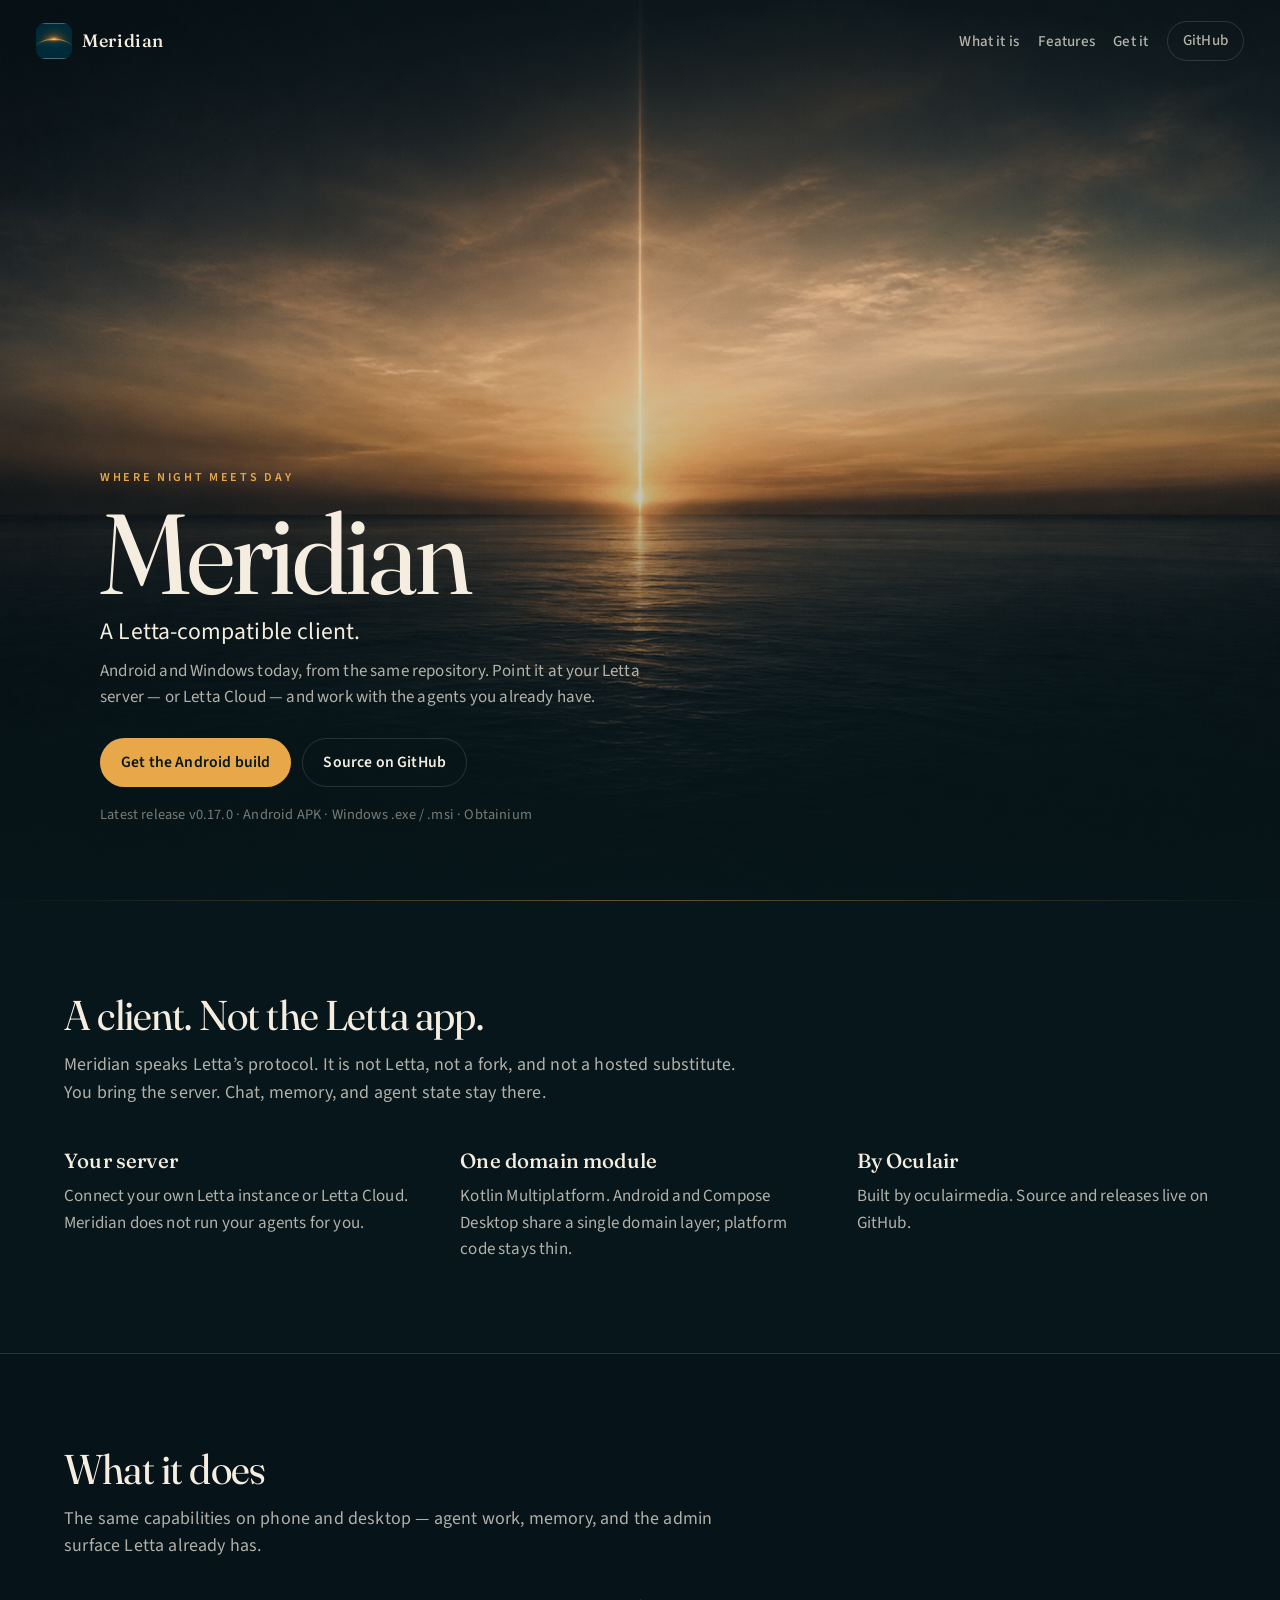
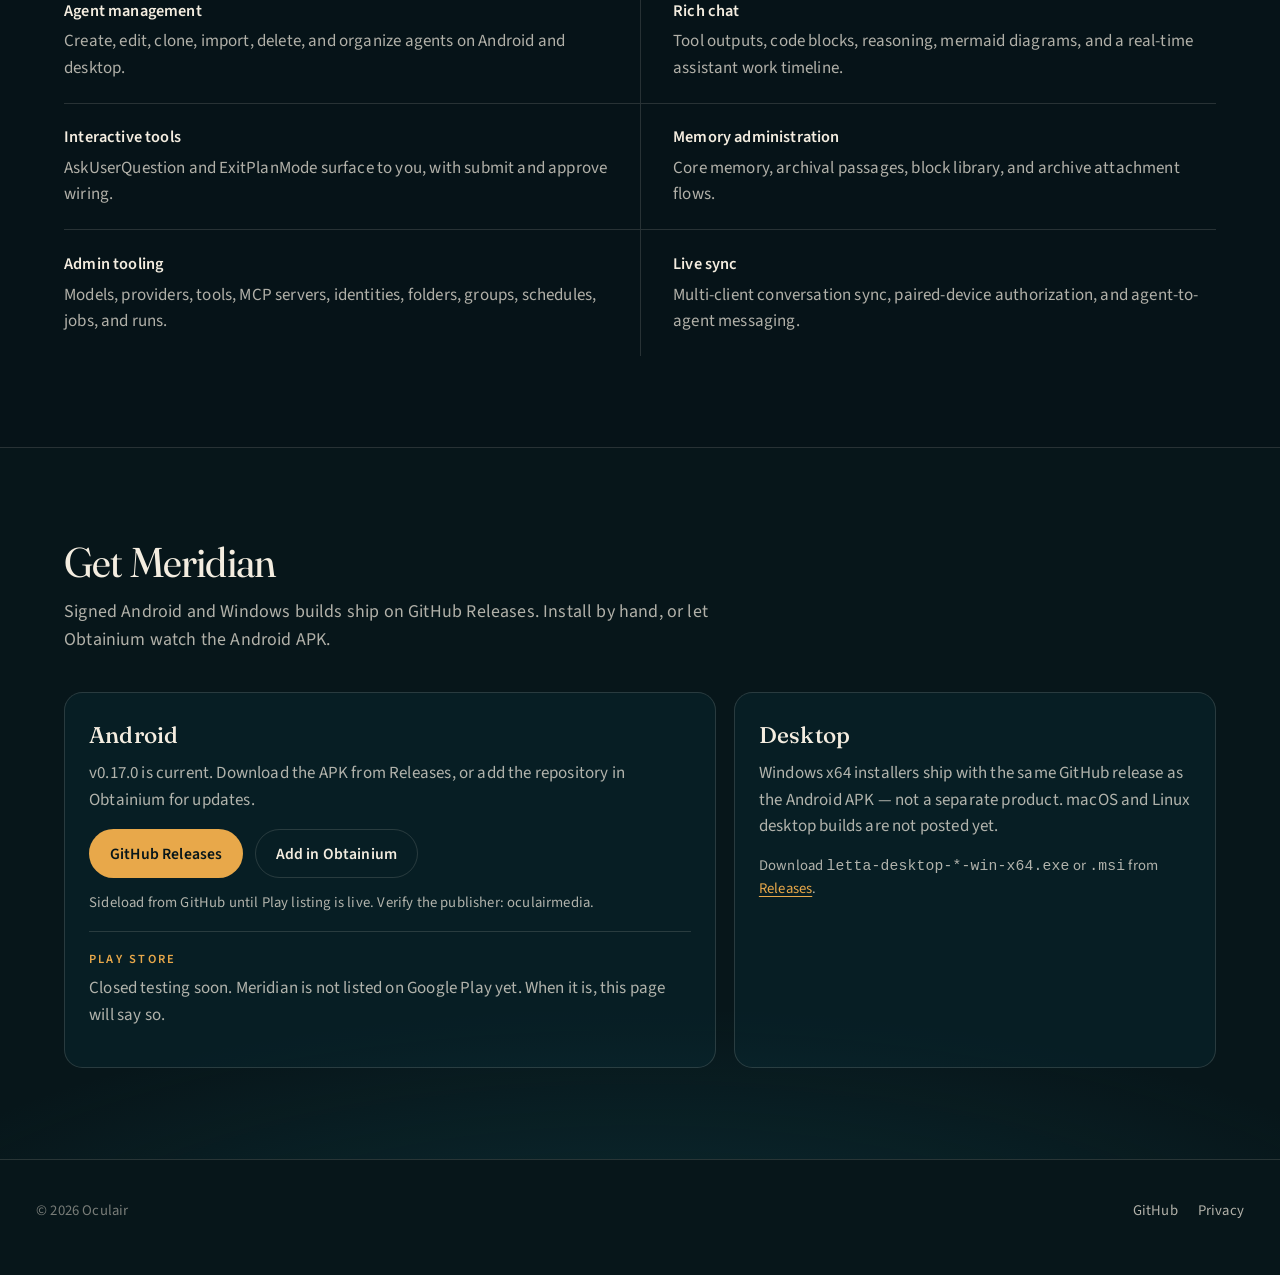
<file: index.html>
<!DOCTYPE html>
<html lang="en">
<head>
  <meta charset="utf-8">
  <meta name="viewport" content="width=device-width, initial-scale=1">
  <title>Meridian — a Letta-compatible client</title>
  <meta name="description" content="A Letta-compatible client for Android and desktop. Manage agents, chat, memory, and admin on the Letta server you already run.">
  <meta name="theme-color" content="#07161A">
  <meta name="color-scheme" content="dark">
  <link rel="canonical" href="https://oculairmedia.github.io/meridian-site/">

  <meta property="og:type" content="website">
  <meta property="og:title" content="Meridian">
  <meta property="og:description" content="A Letta-compatible client for Android and desktop.">
  <meta property="og:image" content="https://oculairmedia.github.io/meridian-site/assets/hero.png">
  <meta property="og:image:alt" content="Dawn over dark water, a vertical amber line of light at the horizon.">
  <meta name="twitter:card" content="summary_large_image">
  <meta name="twitter:title" content="Meridian">
  <meta name="twitter:description" content="A Letta-compatible client for Android and desktop.">
  <meta name="twitter:image" content="https://oculairmedia.github.io/meridian-site/assets/hero.png">

  <link rel="icon" href="assets/favicon.ico" sizes="any">
  <link rel="icon" type="image/png" sizes="32x32" href="assets/favicon-32.png">
  <link rel="icon" type="image/png" sizes="16x16" href="assets/favicon-16.png">
  <link rel="apple-touch-icon" href="assets/apple-touch-icon.png">

  <link rel="preconnect" href="https://fonts.googleapis.com">
  <link rel="preconnect" href="https://fonts.gstatic.com" crossorigin>
  <link rel="preload" as="image" href="assets/hero.png" fetchpriority="high">
  <link href="https://fonts.googleapis.com/css2?family=Fraunces:opsz,wght@9..144,400;9..144,500&family=Source+Sans+3:ital,wght@0,400;0,500;0,600;1,400&display=swap" rel="stylesheet">
  <link rel="stylesheet" href="assets/site.css">
</head>
<body>
  <a class="skip" href="#main">Skip to content</a>

  <header class="nav nav-over">
    <a class="brand" href="./">
      <img src="assets/nav-mark.png" width="36" height="36" alt="">
      Meridian
    </a>
    <nav aria-label="Primary">
      <ul class="nav-links">
        <li class="hide-sm"><a href="#what">What it is</a></li>
        <li class="hide-sm"><a href="#features">Features</a></li>
        <li><a href="#get">Get it</a></li>
        <li><a class="nav-cta btn btn-ghost btn-sm" href="https://github.com/oculairmedia/letta-mobile">GitHub</a></li>
      </ul>
    </nav>
  </header>

  <main id="main">
    <section class="hero">
      <img
        class="hero-img"
        src="assets/hero.png"
        width="1536"
        height="1024"
        alt="Dawn over dark water: a thin vertical amber meridian of light at the horizon."
        fetchpriority="high"
      >
      <div class="hero-inner">
        <p class="kicker">Where night meets day</p>
        <h1>Meridian</h1>
        <p class="lede">A Letta-compatible client.</p>
        <p class="sub">Android and Windows today, from the same repository. Point it at your Letta server — or Letta Cloud — and work with the agents you already have.</p>
        <div class="cta-row">
          <a class="btn btn-primary" href="https://github.com/oculairmedia/letta-mobile/releases">Get the Android build</a>
          <a class="btn btn-ghost" href="https://github.com/oculairmedia/letta-mobile">Source on GitHub</a>
        </div>
        <p class="meta">Latest release v0.17.0 · Android APK · Windows .exe / .msi · Obtainium</p>
      </div>
    </section>

    <hr class="dawn" aria-hidden="true">

    <section class="section position" id="what">
      <div class="wrap">
        <h2>A client. Not the Letta app.</h2>
        <p class="intro">Meridian speaks Letta’s protocol. It is not Letta, not a fork, and not a hosted substitute. You bring the server. Chat, memory, and agent state stay there.</p>
        <ul class="claims">
          <li>
            <h3>Your server</h3>
            <p>Connect your own Letta instance or Letta Cloud. Meridian does not run your agents for you.</p>
          </li>
          <li>
            <h3>One domain module</h3>
            <p>Kotlin Multiplatform. Android and Compose Desktop share a single domain layer; platform code stays thin.</p>
          </li>
          <li>
            <h3>By Oculair</h3>
            <p>Built by oculairmedia. Source and releases live on GitHub.</p>
          </li>
        </ul>
      </div>
    </section>

    <section class="section features" id="features">
      <div class="wrap">
        <h2>What it does</h2>
        <p class="intro">The same capabilities on phone and desktop — agent work, memory, and the admin surface Letta already has.</p>
        <dl class="feat-list">
          <div class="feat">
            <dt>Agent management</dt>
            <dd>Create, edit, clone, import, delete, and organize agents on Android and desktop.</dd>
          </div>
          <div class="feat">
            <dt>Rich chat</dt>
            <dd>Tool outputs, code blocks, reasoning, mermaid diagrams, and a real-time assistant work timeline.</dd>
          </div>
          <div class="feat">
            <dt>Interactive tools</dt>
            <dd>AskUserQuestion and ExitPlanMode surface to you, with submit and approve wiring.</dd>
          </div>
          <div class="feat">
            <dt>Memory administration</dt>
            <dd>Core memory, archival passages, block library, and archive attachment flows.</dd>
          </div>
          <div class="feat">
            <dt>Admin tooling</dt>
            <dd>Models, providers, tools, MCP servers, identities, folders, groups, schedules, jobs, and runs.</dd>
          </div>
          <div class="feat">
            <dt>Live sync</dt>
            <dd>Multi-client conversation sync, paired-device authorization, and agent-to-agent messaging.</dd>
          </div>
        </dl>
      </div>
    </section>

    <section class="section get" id="get">
      <div class="wrap">
        <h2>Get Meridian</h2>
        <p class="intro">Signed Android and Windows builds ship on GitHub Releases. Install by hand, or let Obtainium watch the Android APK.</p>
        <div class="panels">
          <div class="panel">
            <h3>Android</h3>
            <p>v0.17.0 is current. Download the APK from Releases, or add the repository in Obtainium for updates.</p>
            <div class="cta-row">
              <a class="btn btn-primary" href="https://github.com/oculairmedia/letta-mobile/releases">GitHub Releases</a>
              <a class="btn btn-ghost" href="https://apps.obtainium.imranr.dev/redirect.html?r=obtainium://add/https://github.com/oculairmedia/letta-mobile/releases">Add in Obtainium</a>
            </div>
            <p class="note">Sideload from GitHub until Play listing is live. Verify the publisher: oculairmedia.</p>
            <div class="play">
              <h4>Play Store</h4>
              <p>Closed testing soon. Meridian is not listed on Google Play yet. When it is, this page will say so.</p>
            </div>
          </div>
          <div class="panel">
            <h3>Desktop</h3>
            <p>Windows x64 installers ship with the same GitHub release as the Android APK — not a separate product. macOS and Linux desktop builds are not posted yet.</p>
            <p class="note">Download <code>letta-desktop-*-win-x64.exe</code> or <code>.msi</code> from <a href="https://github.com/oculairmedia/letta-mobile/releases">Releases</a>.</p>
          </div>
        </div>
      </div>
    </section>
  </main>

  <footer class="site-foot">
    <p>© 2026 Oculair</p>
    <p class="foot-links">
      <a href="https://github.com/oculairmedia/letta-mobile">GitHub</a>
      <a href="privacy.html">Privacy</a>
    </p>
  </footer>
</body>
</html>
</file>
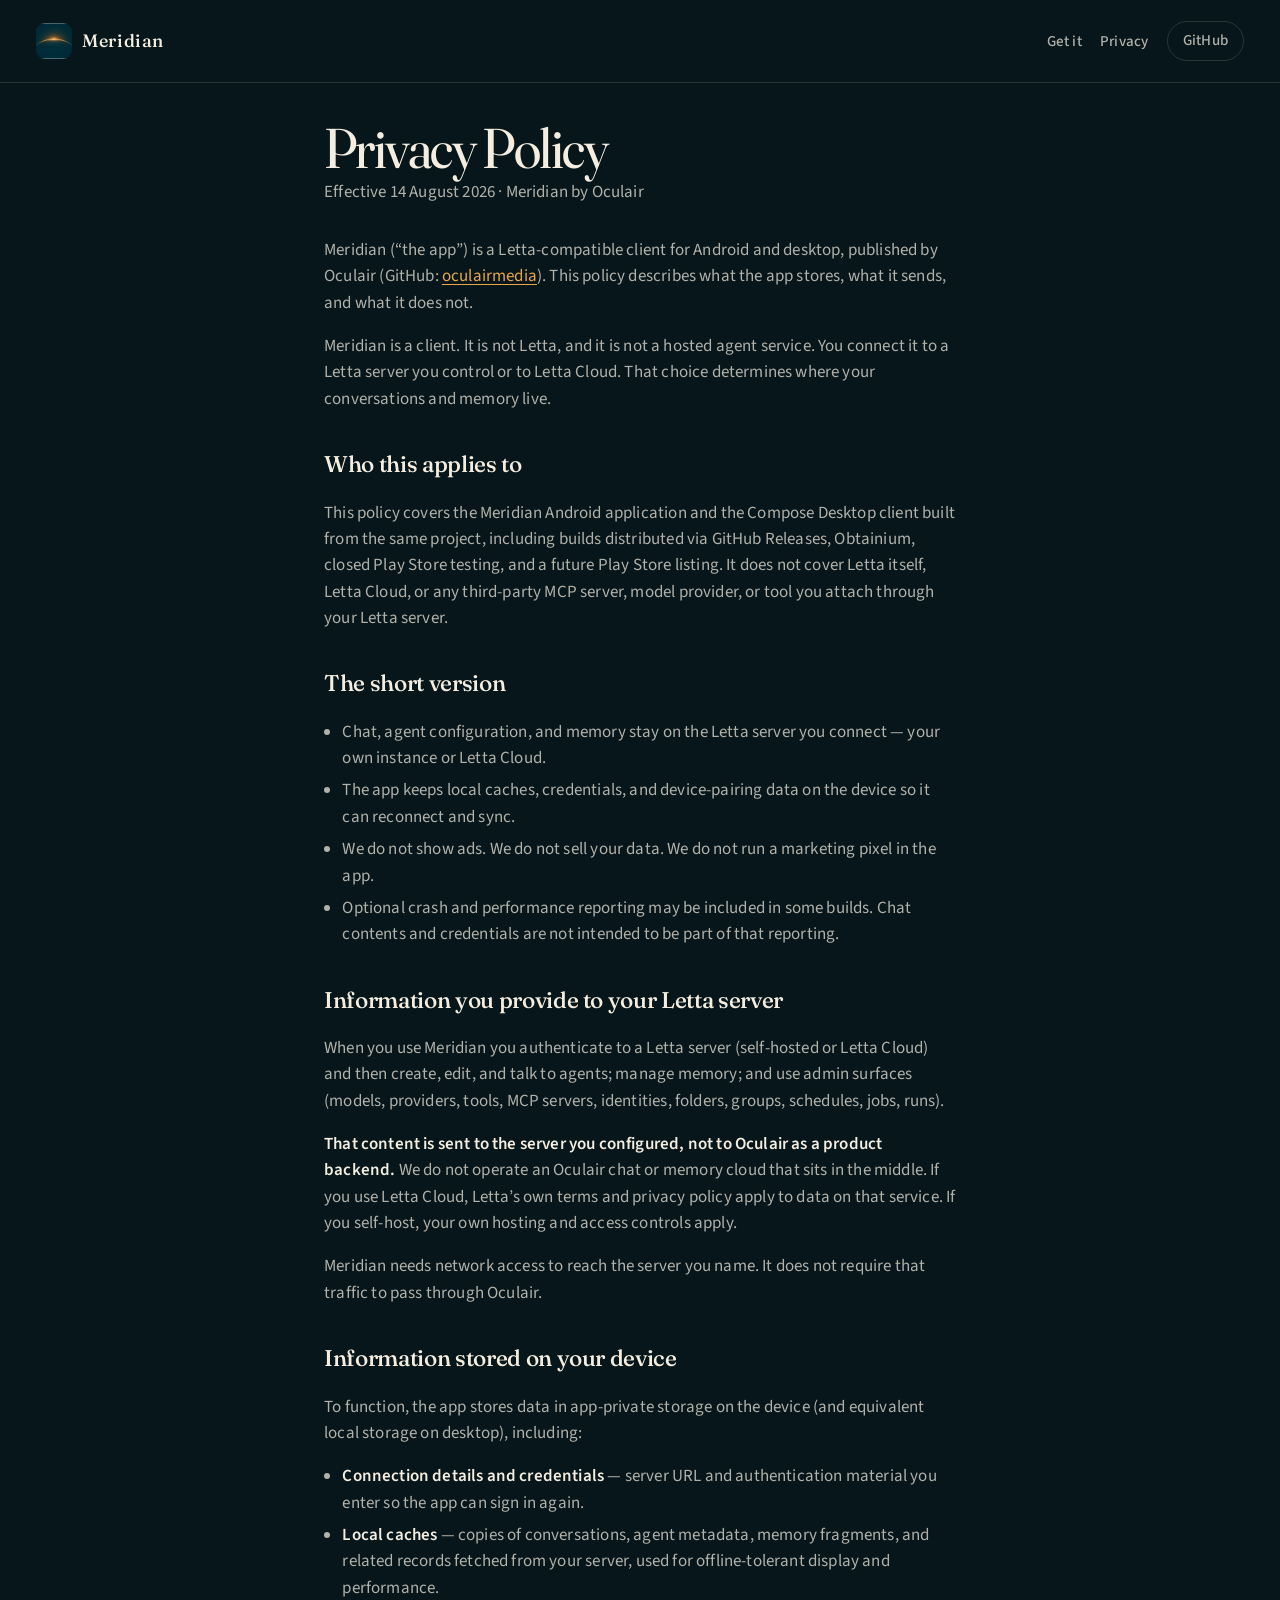
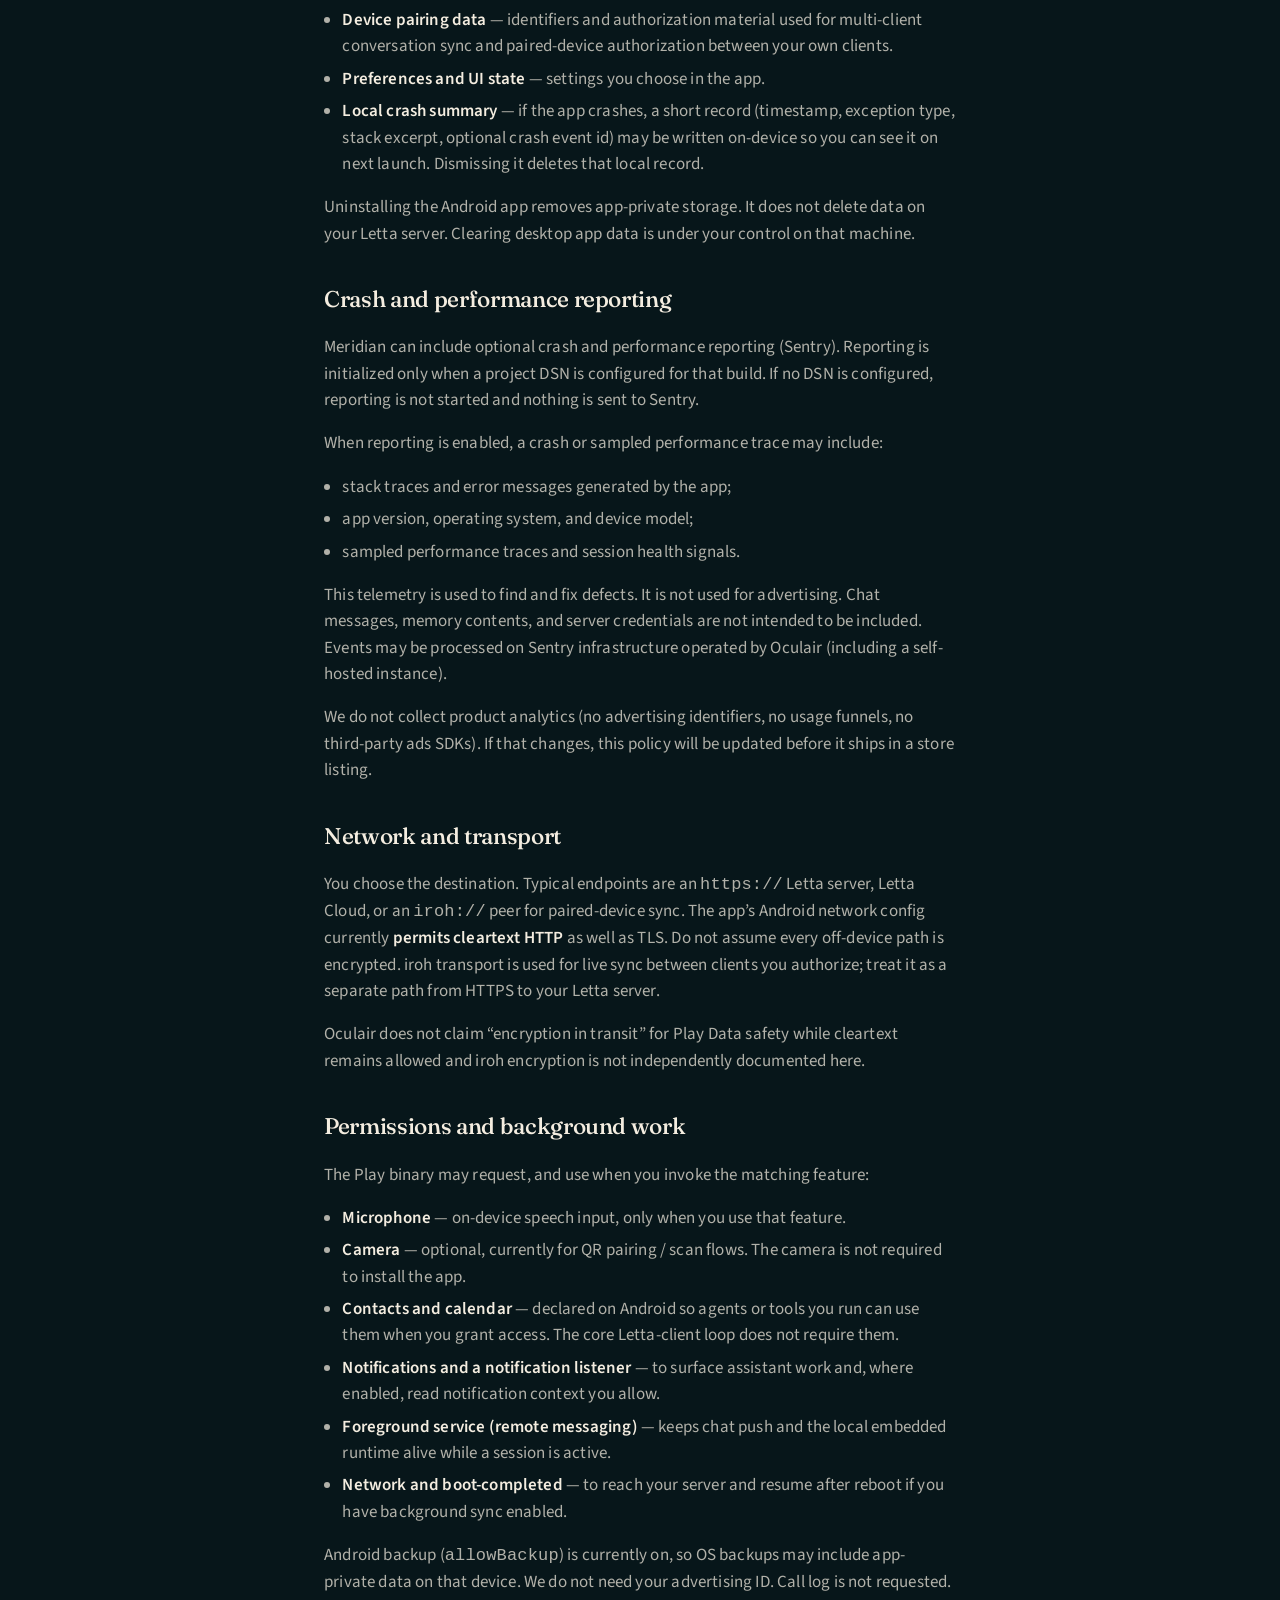
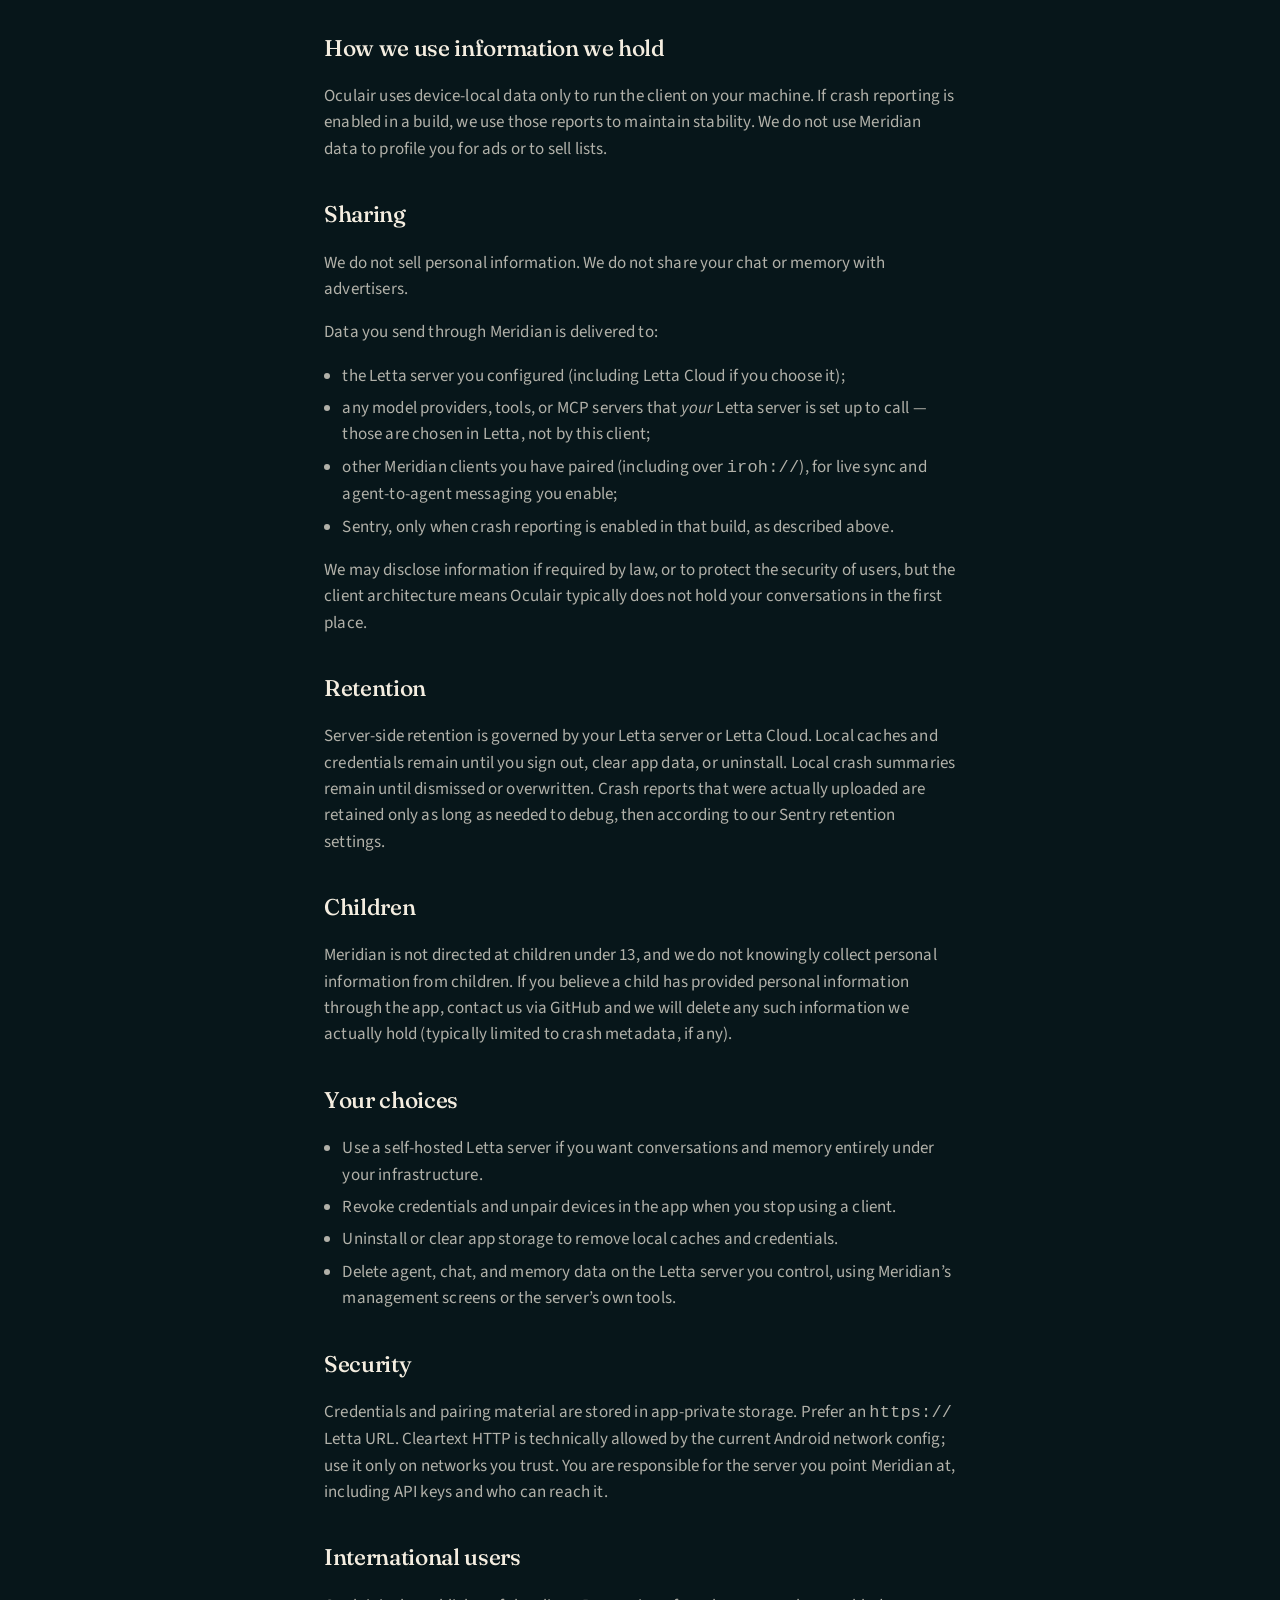
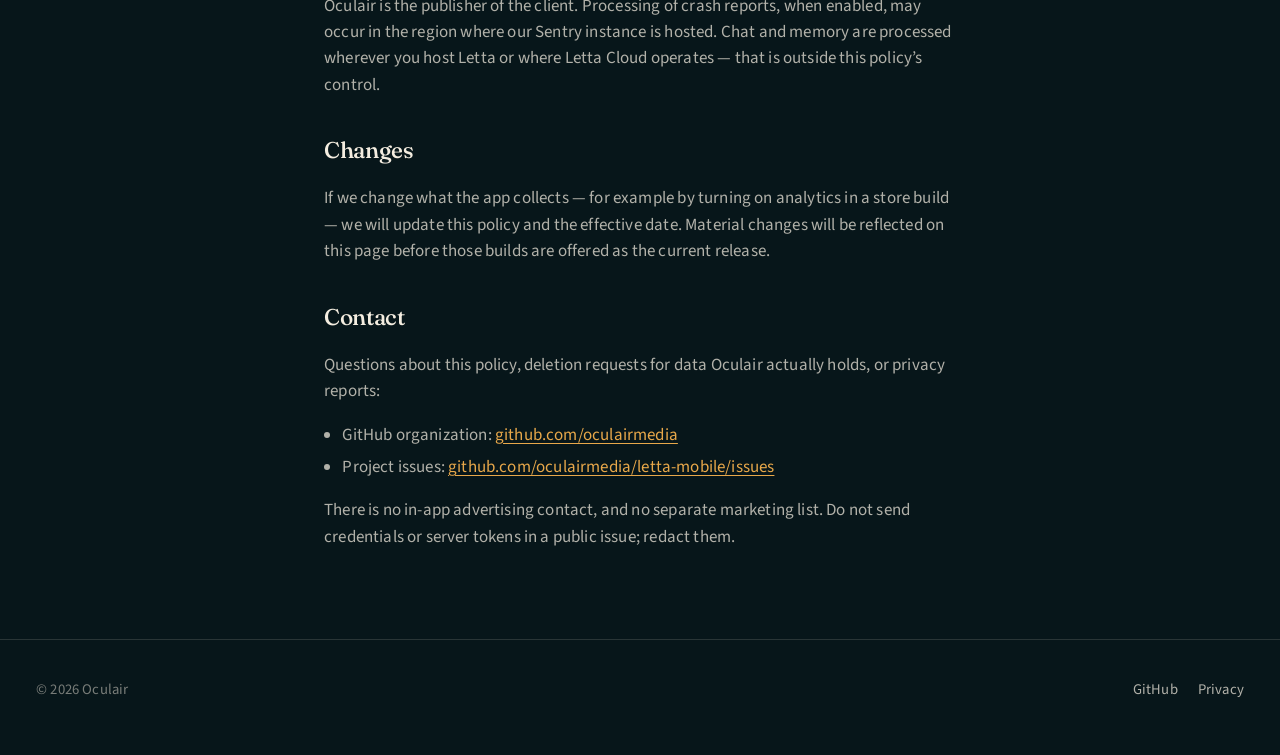
<file: privacy.html>
<!DOCTYPE html>
<html lang="en">
<head>
  <meta charset="utf-8">
  <meta name="viewport" content="width=device-width, initial-scale=1">
  <title>Privacy Policy — Meridian</title>
  <meta name="description" content="Privacy policy for Meridian, a Letta-compatible client by Oculair. Chat and memory stay on the Letta server you connect.">
  <meta name="theme-color" content="#07161A">
  <meta name="color-scheme" content="dark">
  <meta property="og:title" content="Meridian">
  <meta property="og:description" content="A Letta-compatible client — privacy policy.">
  <meta property="og:image" content="assets/hero.png">
  <link rel="icon" href="assets/favicon.ico" sizes="any">
  <link rel="icon" type="image/png" sizes="32x32" href="assets/favicon-32.png">
  <link rel="apple-touch-icon" href="assets/apple-touch-icon.png">
  <link rel="preconnect" href="https://fonts.googleapis.com">
  <link rel="preconnect" href="https://fonts.gstatic.com" crossorigin>
  <link href="https://fonts.googleapis.com/css2?family=Fraunces:opsz,wght@9..144,400;9..144,500&family=Source+Sans+3:ital,wght@0,400;0,500;0,600;1,400&display=swap" rel="stylesheet">
  <link rel="stylesheet" href="assets/site.css">
</head>
<body>
  <a class="skip" href="#main">Skip to content</a>

  <header class="nav nav-solid">
    <a class="brand" href="./">
      <img src="assets/nav-mark.png" width="36" height="36" alt="">
      Meridian
    </a>
    <nav aria-label="Primary">
      <ul class="nav-links">
        <li><a href="./#get">Get it</a></li>
        <li><a href="privacy.html" aria-current="page">Privacy</a></li>
        <li><a class="nav-cta btn btn-ghost btn-sm" href="https://github.com/oculairmedia/letta-mobile">GitHub</a></li>
      </ul>
    </nav>
  </header>

  <main id="main" class="prose">
    <h1>Privacy Policy</h1>
    <p class="updated">Effective 14 August 2026 · Meridian by Oculair</p>

    <p>Meridian (“the app”) is a Letta-compatible client for Android and desktop, published by Oculair (GitHub: <a href="https://github.com/oculairmedia">oculairmedia</a>). This policy describes what the app stores, what it sends, and what it does not.</p>
    <p>Meridian is a client. It is not Letta, and it is not a hosted agent service. You connect it to a Letta server you control or to Letta Cloud. That choice determines where your conversations and memory live.</p>

    <h2>Who this applies to</h2>
    <p>This policy covers the Meridian Android application and the Compose Desktop client built from the same project, including builds distributed via GitHub Releases, Obtainium, closed Play Store testing, and a future Play Store listing. It does not cover Letta itself, Letta Cloud, or any third-party MCP server, model provider, or tool you attach through your Letta server.</p>

    <h2>The short version</h2>
    <ul>
      <li>Chat, agent configuration, and memory stay on the Letta server you connect — your own instance or Letta Cloud.</li>
      <li>The app keeps local caches, credentials, and device-pairing data on the device so it can reconnect and sync.</li>
      <li>We do not show ads. We do not sell your data. We do not run a marketing pixel in the app.</li>
      <li>Optional crash and performance reporting may be included in some builds. Chat contents and credentials are not intended to be part of that reporting.</li>
    </ul>

    <h2>Information you provide to your Letta server</h2>
    <p>When you use Meridian you authenticate to a Letta server (self-hosted or Letta Cloud) and then create, edit, and talk to agents; manage memory; and use admin surfaces (models, providers, tools, MCP servers, identities, folders, groups, schedules, jobs, runs).</p>
    <p><strong>That content is sent to the server you configured, not to Oculair as a product backend.</strong> We do not operate an Oculair chat or memory cloud that sits in the middle. If you use Letta Cloud, Letta’s own terms and privacy policy apply to data on that service. If you self-host, your own hosting and access controls apply.</p>
    <p>Meridian needs network access to reach the server you name. It does not require that traffic to pass through Oculair.</p>

    <h2>Information stored on your device</h2>
    <p>To function, the app stores data in app-private storage on the device (and equivalent local storage on desktop), including:</p>
    <ul>
      <li><strong>Connection details and credentials</strong> — server URL and authentication material you enter so the app can sign in again.</li>
      <li><strong>Local caches</strong> — copies of conversations, agent metadata, memory fragments, and related records fetched from your server, used for offline-tolerant display and performance.</li>
      <li><strong>Device pairing data</strong> — identifiers and authorization material used for multi-client conversation sync and paired-device authorization between your own clients.</li>
      <li><strong>Preferences and UI state</strong> — settings you choose in the app.</li>
      <li><strong>Local crash summary</strong> — if the app crashes, a short record (timestamp, exception type, stack excerpt, optional crash event id) may be written on-device so you can see it on next launch. Dismissing it deletes that local record.</li>
    </ul>
    <p>Uninstalling the Android app removes app-private storage. It does not delete data on your Letta server. Clearing desktop app data is under your control on that machine.</p>

    <h2>Crash and performance reporting</h2>
    <p>Meridian can include optional crash and performance reporting (Sentry). Reporting is initialized only when a project DSN is configured for that build. If no DSN is configured, reporting is not started and nothing is sent to Sentry.</p>
    <p>When reporting is enabled, a crash or sampled performance trace may include:</p>
    <ul>
      <li>stack traces and error messages generated by the app;</li>
      <li>app version, operating system, and device model;</li>
      <li>sampled performance traces and session health signals.</li>
    </ul>
    <p>This telemetry is used to find and fix defects. It is not used for advertising. Chat messages, memory contents, and server credentials are not intended to be included. Events may be processed on Sentry infrastructure operated by Oculair (including a self-hosted instance).</p>
    <p>We do not collect product analytics (no advertising identifiers, no usage funnels, no third-party ads SDKs). If that changes, this policy will be updated before it ships in a store listing.</p>

    <h2>Network and transport</h2>
    <p>You choose the destination. Typical endpoints are an <code>https://</code> Letta server, Letta Cloud, or an <code>iroh://</code> peer for paired-device sync. The app’s Android network config currently <strong>permits cleartext HTTP</strong> as well as TLS. Do not assume every off-device path is encrypted. iroh transport is used for live sync between clients you authorize; treat it as a separate path from HTTPS to your Letta server.</p>
    <p>Oculair does not claim “encryption in transit” for Play Data safety while cleartext remains allowed and iroh encryption is not independently documented here.</p>

    <h2>Permissions and background work</h2>
    <p>The Play binary may request, and use when you invoke the matching feature:</p>
    <ul>
      <li><strong>Microphone</strong> — on-device speech input, only when you use that feature.</li>
      <li><strong>Camera</strong> — optional, currently for QR pairing / scan flows. The camera is not required to install the app.</li>
      <li><strong>Contacts and calendar</strong> — declared on Android so agents or tools you run can use them when you grant access. The core Letta-client loop does not require them.</li>
      <li><strong>Notifications and a notification listener</strong> — to surface assistant work and, where enabled, read notification context you allow.</li>
      <li><strong>Foreground service (remote messaging)</strong> — keeps chat push and the local embedded runtime alive while a session is active.</li>
      <li><strong>Network and boot-completed</strong> — to reach your server and resume after reboot if you have background sync enabled.</li>
    </ul>
    <p>Android backup (<code>allowBackup</code>) is currently on, so OS backups may include app-private data on that device. We do not need your advertising ID. Call log is not requested.</p>

    <h2>How we use information we hold</h2>
    <p>Oculair uses device-local data only to run the client on your machine. If crash reporting is enabled in a build, we use those reports to maintain stability. We do not use Meridian data to profile you for ads or to sell lists.</p>

    <h2>Sharing</h2>
    <p>We do not sell personal information. We do not share your chat or memory with advertisers.</p>
    <p>Data you send through Meridian is delivered to:</p>
    <ul>
      <li>the Letta server you configured (including Letta Cloud if you choose it);</li>
      <li>any model providers, tools, or MCP servers that <em>your</em> Letta server is set up to call — those are chosen in Letta, not by this client;</li>
      <li>other Meridian clients you have paired (including over <code>iroh://</code>), for live sync and agent-to-agent messaging you enable;</li>
      <li>Sentry, only when crash reporting is enabled in that build, as described above.</li>
    </ul>
    <p>We may disclose information if required by law, or to protect the security of users, but the client architecture means Oculair typically does not hold your conversations in the first place.</p>

    <h2>Retention</h2>
    <p>Server-side retention is governed by your Letta server or Letta Cloud. Local caches and credentials remain until you sign out, clear app data, or uninstall. Local crash summaries remain until dismissed or overwritten. Crash reports that were actually uploaded are retained only as long as needed to debug, then according to our Sentry retention settings.</p>

    <h2>Children</h2>
    <p>Meridian is not directed at children under 13, and we do not knowingly collect personal information from children. If you believe a child has provided personal information through the app, contact us via GitHub and we will delete any such information we actually hold (typically limited to crash metadata, if any).</p>

    <h2>Your choices</h2>
    <ul>
      <li>Use a self-hosted Letta server if you want conversations and memory entirely under your infrastructure.</li>
      <li>Revoke credentials and unpair devices in the app when you stop using a client.</li>
      <li>Uninstall or clear app storage to remove local caches and credentials.</li>
      <li>Delete agent, chat, and memory data on the Letta server you control, using Meridian’s management screens or the server’s own tools.</li>
    </ul>

    <h2>Security</h2>
    <p>Credentials and pairing material are stored in app-private storage. Prefer an <code>https://</code> Letta URL. Cleartext HTTP is technically allowed by the current Android network config; use it only on networks you trust. You are responsible for the server you point Meridian at, including API keys and who can reach it.</p>

    <h2>International users</h2>
    <p>Oculair is the publisher of the client. Processing of crash reports, when enabled, may occur in the region where our Sentry instance is hosted. Chat and memory are processed wherever you host Letta or where Letta Cloud operates — that is outside this policy’s control.</p>

    <h2>Changes</h2>
    <p>If we change what the app collects — for example by turning on analytics in a store build — we will update this policy and the effective date. Material changes will be reflected on this page before those builds are offered as the current release.</p>

    <h2>Contact</h2>
    <p>Questions about this policy, deletion requests for data Oculair actually holds, or privacy reports:</p>
    <ul>
      <li>GitHub organization: <a href="https://github.com/oculairmedia">github.com/oculairmedia</a></li>
      <li>Project issues: <a href="https://github.com/oculairmedia/letta-mobile/issues">github.com/oculairmedia/letta-mobile/issues</a></li>
    </ul>
    <p>There is no in-app advertising contact, and no separate marketing list. Do not send credentials or server tokens in a public issue; redact them.</p>
  </main>

  <footer class="site-foot">
    <p>© 2026 Oculair</p>
    <p class="foot-links">
      <a href="https://github.com/oculairmedia/letta-mobile">GitHub</a>
      <a href="privacy.html">Privacy</a>
    </p>
  </footer>
</body>
</html>
</file>
<file: assets/site.css>
/* Meridian — quiet dawn-line. No framework. */

:root {
  --ink: #07161A;
  --teal: #0B3D4A;
  --muted: #1A6B78;
  --amber: #E8A84A;
  --cream: #F4EDE0;
  --cream-72: rgba(244, 237, 224, 0.72);
  --cream-48: rgba(244, 237, 224, 0.48);
  --cream-14: rgba(244, 237, 224, 0.14);
  --font-display: "Fraunces", "Iowan Old Style", Palatino, "Palatino Linotype", serif;
  --font-body: "Source Sans 3", "Segoe UI", system-ui, sans-serif;
  --wide: 72rem;
  --radius: 999px;
}

*,
*::before,
*::after {
  box-sizing: border-box;
}

html {
  color-scheme: dark;
  scroll-behavior: smooth;
}

@media (prefers-reduced-motion: reduce) {
  html {
    scroll-behavior: auto;
  }

  *,
  *::before,
  *::after {
    animation-duration: 0.01ms !important;
    animation-iteration-count: 1 !important;
    transition-duration: 0.01ms !important;
  }
}

body {
  margin: 0;
  background: var(--ink);
  color: var(--cream);
  font-family: var(--font-body);
  font-size: 1.0625rem;
  line-height: 1.55;
  letter-spacing: 0.01em;
  -webkit-font-smoothing: antialiased;
  text-rendering: optimizeLegibility;
}

img {
  max-width: 100%;
  height: auto;
  display: block;
}

a {
  color: var(--amber);
  text-decoration-thickness: 1px;
  text-underline-offset: 0.18em;
}

a:hover {
  color: var(--cream);
}

:focus-visible {
  outline: 2px solid var(--amber);
  outline-offset: 3px;
}

.skip {
  position: absolute;
  left: 1rem;
  top: -5rem;
  z-index: 100;
  background: var(--amber);
  color: var(--ink);
  padding: 0.5rem 0.9rem;
  font-weight: 600;
  text-decoration: none;
  border-radius: 0.3rem;
}

.skip:focus {
  top: 1rem;
}

/* —— Nav —— */
.nav {
  display: flex;
  align-items: center;
  justify-content: space-between;
  gap: 1rem;
  padding: 1.05rem 1.25rem;
}

.nav-over {
  position: absolute;
  top: 0;
  left: 0;
  right: 0;
  z-index: 10;
}

.nav-solid {
  position: relative;
  border-bottom: 1px solid var(--cream-14);
  background: var(--ink);
}

.brand {
  display: flex;
  align-items: center;
  gap: 0.65rem;
  color: var(--cream);
  text-decoration: none;
  font-family: var(--font-display);
  font-weight: 500;
  font-size: 1.12rem;
  letter-spacing: 0.03em;
}

.brand:hover {
  color: var(--cream);
}

.brand img {
  width: 36px;
  height: 36px;
  object-fit: cover;
  border-radius: 9px;
}

.nav-links {
  display: flex;
  align-items: center;
  gap: 1.15rem;
  list-style: none;
  margin: 0;
  padding: 0;
}

.nav-links a {
  color: var(--cream-72);
  text-decoration: none;
  font-size: 0.94rem;
  font-weight: 500;
}

.nav-links a:hover {
  color: var(--cream);
}

.nav-cta {
  display: none;
}

@media (min-width: 720px) {
  .nav {
    padding: 1.3rem 2.25rem;
  }

  .nav-cta {
    display: inline-flex;
  }
}

/* —— Buttons —— */
.btn {
  display: inline-flex;
  align-items: center;
  justify-content: center;
  gap: 0.4rem;
  padding: 0.72rem 1.25rem;
  border-radius: var(--radius);
  font-family: var(--font-body);
  font-size: 0.98rem;
  font-weight: 600;
  letter-spacing: 0.01em;
  text-decoration: none;
  border: 1px solid transparent;
  transition: background 0.15s ease, color 0.15s ease, border-color 0.15s ease;
}

.btn-primary {
  background: var(--amber);
  color: var(--ink);
}

.btn-primary:hover {
  background: var(--cream);
  color: var(--ink);
}

.btn-ghost {
  background: transparent;
  color: var(--cream);
  border-color: var(--cream-14);
}

.btn-ghost:hover {
  border-color: var(--amber);
  color: var(--cream);
}

.btn-sm {
  padding: 0.48rem 0.95rem;
  font-size: 0.9rem;
}

/* —— Hero —— */
.hero {
  position: relative;
  min-height: 100svh;
  display: flex;
  flex-direction: column;
  justify-content: flex-end;
  isolation: isolate;
}

.hero-img {
  position: absolute;
  inset: 0;
  width: 100%;
  height: 100%;
  object-fit: cover;
  object-position: center 42%;
  z-index: -2;
}

.hero::after {
  content: "";
  position: absolute;
  inset: 0;
  z-index: -1;
  background:
    linear-gradient(
      180deg,
      rgba(7, 22, 26, 0.58) 0%,
      rgba(7, 22, 26, 0.1) 30%,
      rgba(7, 22, 26, 0.22) 55%,
      rgba(7, 22, 26, 0.94) 100%
    );
}

.hero-inner {
  width: 100%;
  max-width: var(--wide);
  margin: 0 auto;
  padding: 0 1.25rem 3.2rem;
}

@media (min-width: 720px) {
  .hero-inner {
    padding: 0 2.25rem 4.6rem;
  }
}

.kicker {
  margin: 0 0 0.8rem;
  font-size: 0.76rem;
  font-weight: 600;
  letter-spacing: 0.22em;
  text-transform: uppercase;
  color: var(--amber);
}

h1 {
  margin: 0 0 0.55rem;
  font-family: var(--font-display);
  font-weight: 400;
  font-size: clamp(3.1rem, 11vw, 7.1rem);
  line-height: 0.92;
  letter-spacing: -0.028em;
  font-variation-settings: "opsz" 144, "SOFT" 25, "WONK" 0.65;
}

.lede {
  margin: 0 0 0.45rem;
  max-width: 22em;
  font-size: clamp(1.16rem, 2.2vw, 1.48rem);
  font-weight: 400;
  color: var(--cream);
}

.sub {
  margin: 0 0 1.7rem;
  max-width: 34em;
  color: var(--cream-72);
}

.cta-row {
  display: flex;
  flex-wrap: wrap;
  gap: 0.7rem;
  align-items: center;
  margin-bottom: 1.05rem;
}

.meta {
  margin: 0;
  color: var(--cream-48);
  font-size: 0.9rem;
}

/* —— Sections —— */
.section {
  padding: 4.2rem 1.25rem;
}

@media (min-width: 720px) {
  .section {
    padding: 5.7rem 2.25rem;
  }
}

.wrap {
  max-width: var(--wide);
  margin: 0 auto;
}

.section h2 {
  margin: 0 0 0.7rem;
  font-family: var(--font-display);
  font-weight: 400;
  font-size: clamp(1.85rem, 4vw, 2.6rem);
  letter-spacing: -0.02em;
  line-height: 1.15;
  font-variation-settings: "opsz" 80, "SOFT" 12;
}

.intro {
  margin: 0 0 2.4rem;
  max-width: 38em;
  font-size: 1.12rem;
  color: var(--cream-72);
}

.dawn {
  height: 1px;
  border: 0;
  margin: 0;
  background: linear-gradient(90deg, transparent, var(--amber) 50%, transparent);
  opacity: 0.42;
}

.claims {
  display: grid;
  gap: 1.8rem;
  margin: 0;
  padding: 0;
  list-style: none;
}

@media (min-width: 800px) {
  .claims {
    grid-template-columns: 1fr 1fr 1fr;
    gap: 2.3rem;
  }
}

.claims h3 {
  margin: 0 0 0.4rem;
  font-family: var(--font-display);
  font-size: 1.28rem;
  font-weight: 500;
}

.claims p {
  margin: 0;
  color: var(--cream-72);
}

.features {
  background: #061318;
  border-top: 1px solid var(--cream-14);
  border-bottom: 1px solid var(--cream-14);
}

.feat-list {
  display: grid;
  margin: 0;
}

@media (min-width: 800px) {
  .feat-list {
    grid-template-columns: 1fr 1fr;
  }
}

.feat {
  padding: 1.35rem 0;
  border-top: 1px solid var(--cream-14);
}

@media (min-width: 800px) {
  .feat:nth-child(odd) {
    padding-right: 2rem;
  }

  .feat:nth-child(even) {
    padding-left: 2rem;
    border-left: 1px solid var(--cream-14);
  }

  .feat:nth-child(-n + 2) {
    border-top: 0;
    padding-top: 0;
  }
}

.feat dt {
  margin: 0 0 0.28rem;
  font-size: 1.02rem;
  font-weight: 600;
  color: var(--cream);
}

.feat dd {
  margin: 0;
  color: var(--cream-72);
}

.get {
  background:
    radial-gradient(1200px 420px at 50% 120%, rgba(26, 107, 120, 0.28), transparent 70%),
    var(--ink);
}

.panels {
  display: grid;
  gap: 1.1rem;
}

@media (min-width: 840px) {
  .panels {
    grid-template-columns: 1.15fr 0.85fr;
  }
}

.panel {
  background: rgba(11, 61, 74, 0.22);
  border: 1px solid var(--cream-14);
  border-radius: 1.15rem;
  padding: 1.55rem 1.5rem 1.45rem;
}

.panel h3 {
  margin: 0 0 0.45rem;
  font-family: var(--font-display);
  font-size: 1.42rem;
  font-weight: 500;
}

.panel p {
  margin: 0 0 1rem;
  color: var(--cream-72);
}

.panel .cta-row {
  margin-bottom: 0.85rem;
}

.note {
  margin: 0;
  font-size: 0.92rem;
  color: var(--cream-48);
}

.play {
  margin-top: 0.35rem;
  padding-top: 1.15rem;
  border-top: 1px solid var(--cream-14);
}

.play h4 {
  margin: 0 0 0.35rem;
  font-size: 0.78rem;
  font-weight: 600;
  letter-spacing: 0.18em;
  text-transform: uppercase;
  color: var(--amber);
}

/* —— Footer —— */
.site-foot {
  display: flex;
  flex-wrap: wrap;
  gap: 0.75rem 1.5rem;
  justify-content: space-between;
  align-items: center;
  padding: 1.45rem 1.25rem 2.2rem;
  border-top: 1px solid var(--cream-14);
  color: var(--cream-48);
  font-size: 0.92rem;
}

.site-foot a {
  color: var(--cream-72);
  text-decoration: none;
}

.site-foot a:hover {
  color: var(--amber);
}

.foot-links {
  display: flex;
  gap: 1.25rem;
}

@media (min-width: 720px) {
  .site-foot {
    padding: 1.55rem 2.25rem 2.35rem;
  }
}

/* —— Privacy —— */
.prose {
  max-width: 42rem;
  margin: 0 auto;
  padding: 2.4rem 1.25rem 4.5rem;
}

.prose h1 {
  font-size: clamp(2.35rem, 6vw, 3.5rem);
  margin-bottom: 0.35rem;
}

.updated {
  margin: 0 0 2rem;
  color: var(--cream-48);
}

.prose h2 {
  margin: 2.2rem 0 0.55rem;
  font-family: var(--font-display);
  font-weight: 500;
  font-size: 1.42rem;
  letter-spacing: -0.015em;
}

.prose p,
.prose li {
  color: var(--cream-72);
}

.prose ul {
  padding-left: 1.15rem;
}

.prose li {
  margin: 0.38rem 0;
}

.prose strong {
  color: var(--cream);
  font-weight: 600;
}

@media (max-width: 639px) {
  .hide-sm {
    display: none;
  }
}
</file>
